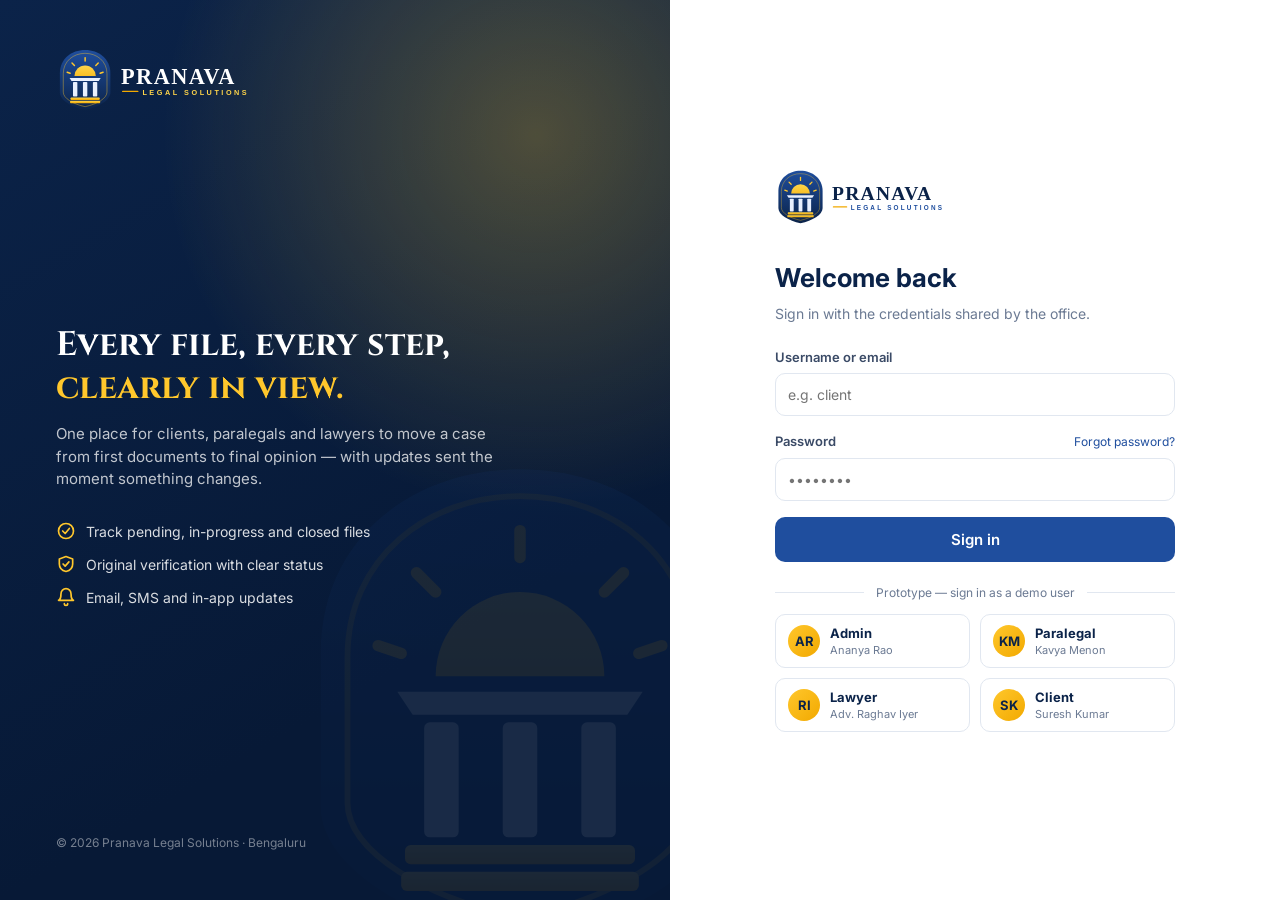
<file: index.html>
<!DOCTYPE html>
<html lang="en">
<head>
  <meta charset="UTF-8">
  <meta name="viewport" content="width=device-width, initial-scale=1">
  <title>Sign in · Pranava Legal Solutions</title>
  <link rel="icon" href="assets/img/favicon.png">
  <link rel="preconnect" href="https://fonts.googleapis.com">
  <link href="https://fonts.googleapis.com/css2?family=Cinzel:wght@600;700&family=Inter:wght@400;500;600;700;800&display=swap" rel="stylesheet">
  <link rel="stylesheet" href="assets/css/styles.css">
</head>
<body>
  <div class="login-page">
    <section class="login-art">
      <img class="big-mark" src="assets/img/logo-mark.svg" alt="">
      <img src="assets/img/logo-light.svg" alt="Pranava Legal Solutions" style="height:64px;align-self:flex-start">
      <div style="position:relative">
        <h2>Every file, every step, <em>clearly in view.</em></h2>
        <p>One place for clients, paralegals and lawyers to move a case from first documents to final opinion — with updates sent the moment something changes.</p>
        <div class="points">
          <div id="pt1"></div>
          <div id="pt2"></div>
          <div id="pt3"></div>
        </div>
      </div>
      <p style="font-size:12px;opacity:.6">© 2026 Pranava Legal Solutions · Bengaluru</p>
    </section>

    <section class="login-form-wrap">
      <form class="login-form" id="loginForm" autocomplete="off">
        <img src="assets/img/logo.svg" alt="Pranava Legal Solutions" style="height:56px;margin-bottom:28px">
        <h1>Welcome back</h1>
        <p class="muted" style="margin:6px 0 24px">Sign in with the credentials shared by the office.</p>

        <div class="stack">
          <div class="field">
            <label for="username">Username or email</label>
            <input type="text" id="username" placeholder="e.g. client" required>
          </div>
          <div class="field">
            <div class="row between"><label for="password">Password</label><a href="#" class="small" id="forgot">Forgot password?</a></div>
            <input type="password" id="password" placeholder="••••••••" required>
          </div>
          <div class="callout danger hidden" id="err"></div>
          <button class="btn btn-primary btn-lg btn-block" type="submit">Sign in</button>
        </div>

        <div class="divider">Prototype — sign in as a demo user</div>
        <div class="demo-roles" id="demoRoles"></div>
      </form>
    </section>
  </div>

  <script src="assets/js/data.js"></script>
  <script src="assets/js/app.js"></script>
  <script>
    (function () {
      const { db, icon, login, esc, initials } = PLS;
      const pts = [["checkCircle", "Track pending, in-progress and closed files"], ["shield", "Original verification with clear status"], ["bell", "Email, SMS and in-app updates"]];
      pts.forEach((p, i) => document.getElementById("pt" + (i + 1)).innerHTML = icon(p[0]) + "<span>" + p[1] + "</span>");

      const demos = [
        ["admin", "Admin", "Ananya Rao"], ["paralegal", "Paralegal", "Kavya Menon"],
        ["lawyer", "Lawyer", "Adv. Raghav Iyer"], ["client", "Client", "Suresh Kumar"]
      ];
      document.getElementById("demoRoles").innerHTML = demos.map((d) =>
        '<button type="button" class="demo-role" data-u="' + d[0] + '"><div class="avatar">' + initials(d[2]) + "</div><div><b>" + d[1] + "</b><span>" + esc(d[2]) + "</span></div></button>").join("");

      function go(u) { login(u); location.href = "cases.html"; }
      document.querySelectorAll(".demo-role").forEach((b) => b.onclick = () => go(db().users.find((u) => u.username === b.dataset.u)));

      document.getElementById("loginForm").onsubmit = (e) => {
        e.preventDefault();
        const un = document.getElementById("username").value.trim().toLowerCase();
        const pw = document.getElementById("password").value;
        const u = db().users.find((x) => (x.username.toLowerCase() === un || (x.email || "").toLowerCase() === un) && x.password === pw);
        const err = document.getElementById("err");
        if (!u) { err.textContent = "Incorrect username or password. Try one of the demo users below."; err.classList.remove("hidden"); return; }
        go(u);
      };
      document.getElementById("forgot").onclick = (e) => { e.preventDefault(); PLS.toast("Password reset", "In the live system a reset link is emailed to you."); };
    })();
  </script>
</body>
</html>
</file>
<file: assets/css/styles.css>
/* =========================================================
   Pranava Legal Solutions — Prototype styles
   Palette: deep navy + royal blue + warm gold
   ========================================================= */
:root {
  --navy-900: #071936;
  --navy-800: #0B2349;
  --navy-700: #12326A;
  --blue-600: #1F4E9E;
  --blue-500: #2F66C4;
  --blue-100: #E8F0FF;
  --blue-50:  #F4F8FF;
  --gold-500: #F2A900;
  --gold-400: #FFC72C;
  --gold-100: #FFF4D1;
  --ink-900: #14213D;
  --ink-700: #3A4A66;
  --ink-500: #6B7A93;
  --ink-300: #B8C2D3;
  --line:    #E1E7F0;
  --bg:      #F5F7FB;
  --white:   #FFFFFF;
  --green-600: #138A52; --green-100: #DFF5EA;
  --red-600:   #C8352E; --red-100:   #FDE7E5;
  --amber-700: #9A6500; --amber-100: #FFF1CC;
  --purple-600:#6B46C1; --purple-100:#EEE7FF;
  --radius: 12px;
  --radius-sm: 8px;
  --shadow-sm: 0 1px 2px rgba(11,35,73,.06), 0 1px 3px rgba(11,35,73,.08);
  --shadow-md: 0 6px 20px rgba(11,35,73,.10);
  --shadow-lg: 0 18px 50px rgba(11,35,73,.20);
  --sidebar-w: 248px;
  --topbar-h: 68px;
  --font: "Inter", "Segoe UI", system-ui, -apple-system, Roboto, Arial, sans-serif;
  --font-display: "Cinzel", Georgia, "Times New Roman", serif;
}

* { box-sizing: border-box; }
html, body { margin: 0; padding: 0; }
body { font-family: var(--font); color: var(--ink-900); background: var(--bg); font-size: 14px; line-height: 1.5; }
a { color: var(--blue-600); text-decoration: none; }
a:hover { text-decoration: underline; }
h1, h2, h3, h4 { margin: 0; color: var(--navy-800); }
h1 { font-size: 24px; font-weight: 700; }
h2 { font-size: 18px; font-weight: 700; }
h3 { font-size: 15px; font-weight: 700; }
p { margin: 0; }
.muted { color: var(--ink-500); }
.small { font-size: 12px; }
.mono { font-family: ui-monospace, "SF Mono", Consolas, monospace; }
.hidden { display: none !important; }

/* ---------- App shell ---------- */
.app { display: grid; grid-template-columns: var(--sidebar-w) 1fr; min-height: 100vh; background: linear-gradient(90deg, var(--navy-900) var(--sidebar-w), transparent var(--sidebar-w)); }
.sidebar {
  background: linear-gradient(180deg, var(--navy-800) 0%, var(--navy-900) 100%);
  color: #fff; position: sticky; top: 0; height: 100vh; display: flex; flex-direction: column;
}
.sidebar .brand { height: var(--topbar-h); display: flex; align-items: center; padding: 0 18px; border-bottom: 1px solid rgba(255,255,255,.08); }
.sidebar .brand img { height: 40px; }
.sidebar nav { padding: 14px 10px; flex: 1; overflow-y: auto; }
.nav-section { font-size: 11px; letter-spacing: .12em; text-transform: uppercase; color: rgba(255,255,255,.45); padding: 14px 12px 6px; }
.nav-link {
  display: flex; align-items: center; gap: 12px; padding: 10px 12px; border-radius: 10px;
  color: rgba(255,255,255,.82); font-weight: 500; margin-bottom: 2px; position: relative;
}
.nav-link:hover { background: rgba(255,255,255,.07); color: #fff; text-decoration: none; }
.nav-link.active { background: rgba(255,199,44,.14); color: var(--gold-400); }
.nav-link.active::before { content: ""; position: absolute; left: -10px; top: 8px; bottom: 8px; width: 4px; border-radius: 0 4px 4px 0; background: var(--gold-400); }
.nav-link svg { width: 18px; height: 18px; flex-shrink: 0; }
.nav-link .count { margin-left: auto; background: var(--gold-500); color: var(--navy-900); font-size: 11px; font-weight: 700; padding: 1px 7px; border-radius: 999px; }
.sidebar .sidebar-foot { padding: 14px 18px; border-top: 1px solid rgba(255,255,255,.08); font-size: 12px; color: rgba(255,255,255,.5); }
.sidebar .sidebar-foot button { background: none; border: 1px dashed rgba(255,255,255,.25); color: rgba(255,255,255,.7); border-radius: 8px; padding: 6px 10px; cursor: pointer; font-size: 12px; width: 100%; margin-top: 8px; }
.sidebar .sidebar-foot button:hover { border-color: var(--gold-400); color: var(--gold-400); }

.main { display: flex; flex-direction: column; min-width: 0; }
.topbar {
  height: var(--topbar-h); background: var(--white); border-bottom: 1px solid var(--line);
  display: flex; align-items: center; justify-content: space-between; padding: 0 28px; position: sticky; top: 0; z-index: 20;
}
.topbar .crumbs { color: var(--ink-500); font-size: 13px; }
.topbar .crumbs strong { color: var(--navy-800); }
.topbar-right { display: flex; align-items: center; gap: 14px; }
.role-pill { font-size: 11px; font-weight: 700; letter-spacing: .06em; text-transform: uppercase; padding: 4px 10px; border-radius: 999px; background: var(--gold-100); color: var(--amber-700); }
.icon-btn { position: relative; width: 40px; height: 40px; border-radius: 10px; border: 1px solid var(--line); background: #fff; display: grid; place-items: center; cursor: pointer; color: var(--ink-700); }
.icon-btn:hover { border-color: var(--blue-500); color: var(--blue-600); }
.icon-btn .dot { position: absolute; top: 6px; right: 6px; min-width: 16px; height: 16px; padding: 0 4px; border-radius: 999px; background: var(--red-600); color: #fff; font-size: 10px; font-weight: 700; display: grid; place-items: center; }
.user-chip { display: flex; align-items: center; gap: 10px; padding: 5px 10px 5px 5px; border-radius: 999px; border: 1px solid var(--line); cursor: pointer; background: #fff; }
.user-chip:hover { border-color: var(--blue-500); }
.avatar { width: 32px; height: 32px; border-radius: 50%; display: grid; place-items: center; font-weight: 700; font-size: 13px; color: var(--navy-800); background: linear-gradient(135deg, var(--gold-400), var(--gold-500)); flex-shrink: 0; }
.avatar.lg { width: 64px; height: 64px; font-size: 22px; }
.avatar.blue { background: linear-gradient(135deg, #8DB3F5, var(--blue-500)); color: #fff; }
.user-chip .who { line-height: 1.15; }
.user-chip .who b { display: block; font-size: 13px; color: var(--navy-800); }
.user-chip .who span { font-size: 11px; color: var(--ink-500); }

.popover { position: absolute; top: calc(var(--topbar-h) - 6px); right: 24px; width: 300px; background: #fff; border: 1px solid var(--line); border-radius: var(--radius); box-shadow: var(--shadow-lg); z-index: 50; overflow: hidden; }
.popover.wide { width: 380px; right: 90px; }
.profile-card .head { background: linear-gradient(135deg, var(--navy-800), var(--blue-600)); color: #fff; padding: 20px; display: flex; gap: 14px; align-items: center; }
.profile-card .head b { display: block; font-size: 16px; }
.profile-card .head span { font-size: 12px; opacity: .8; }
.profile-card .body { padding: 14px 20px; display: grid; gap: 8px; font-size: 13px; }
.profile-card .body div { display: flex; justify-content: space-between; gap: 10px; }
.profile-card .body div span:first-child { color: var(--ink-500); }
.profile-card .foot { padding: 12px 20px 18px; display: flex; gap: 8px; }
.notif-list { max-height: 380px; overflow-y: auto; }
.notif-item { padding: 12px 16px; border-bottom: 1px solid var(--line); display: grid; gap: 2px; cursor: pointer; }
.notif-item:hover { background: var(--blue-50); }
.notif-item.unread { background: #FFFBEF; }
.notif-item b { font-size: 13px; color: var(--navy-800); }
.notif-item span { font-size: 12px; color: var(--ink-700); }
.notif-item small { font-size: 11px; color: var(--ink-500); }
.popover-head { padding: 12px 16px; display: flex; justify-content: space-between; align-items: center; border-bottom: 1px solid var(--line); }

.content { padding: 28px; max-width: 1400px; width: 100%; }
.page-head { display: flex; justify-content: space-between; align-items: flex-end; gap: 16px; margin-bottom: 22px; flex-wrap: wrap; }
.page-head p { color: var(--ink-500); margin-top: 4px; }
.page-head .actions { display: flex; gap: 10px; flex-wrap: wrap; }

/* ---------- Buttons ---------- */
.btn { display: inline-flex; align-items: center; gap: 8px; border: 1px solid transparent; border-radius: 10px; padding: 9px 16px; font-weight: 600; font-size: 14px; cursor: pointer; font-family: inherit; transition: .15s; white-space: nowrap; }
.btn svg { width: 16px; height: 16px; }
.btn:hover { text-decoration: none; }
.btn-primary { background: var(--blue-600); color: #fff; }
.btn-primary:hover { background: var(--navy-700); }
.btn-gold { background: var(--gold-500); color: var(--navy-900); }
.btn-gold:hover { background: var(--gold-400); }
.btn-outline { background: #fff; color: var(--navy-800); border-color: var(--line); }
.btn-outline:hover { border-color: var(--blue-500); color: var(--blue-600); }
.btn-ghost { background: transparent; color: var(--blue-600); padding: 6px 10px; }
.btn-ghost:hover { background: var(--blue-50); }
.btn-success { background: var(--green-600); color: #fff; }
.btn-success:hover { filter: brightness(.92); }
.btn-danger { background: #fff; color: var(--red-600); border-color: #F3C4C0; }
.btn-sm { padding: 6px 11px; font-size: 13px; border-radius: 8px; }
.btn-lg { padding: 12px 22px; font-size: 15px; }
.btn-block { width: 100%; justify-content: center; }
.btn[disabled] { opacity: .5; cursor: not-allowed; }

/* ---------- Cards & layout ---------- */
.card { background: #fff; border: 1px solid var(--line); border-radius: var(--radius); box-shadow: var(--shadow-sm); }
.card-head { padding: 16px 20px; border-bottom: 1px solid var(--line); display: flex; justify-content: space-between; align-items: center; gap: 12px; }
.card-body { padding: 20px; }
.card-foot { padding: 14px 20px; border-top: 1px solid var(--line); display: flex; justify-content: flex-end; gap: 10px; background: #FBFCFE; border-radius: 0 0 var(--radius) var(--radius); }
.grid { display: grid; gap: 18px; }
.grid-2 { grid-template-columns: repeat(2, minmax(0,1fr)); }
.grid-3 { grid-template-columns: repeat(3, minmax(0,1fr)); }
.grid-4 { grid-template-columns: repeat(4, minmax(0,1fr)); }
.split { display: grid; grid-template-columns: minmax(0, 1.55fr) minmax(340px, 1fr); gap: 20px; align-items: start; }
.stack { display: grid; gap: 16px; }
.row { display: flex; gap: 10px; align-items: center; }
.row.between { justify-content: space-between; }
.row.wrap { flex-wrap: wrap; }
.sticky-col { position: sticky; top: calc(var(--topbar-h) + 20px); }

/* ---------- Stat tabs ---------- */
.stat-tabs { display: grid; grid-template-columns: repeat(3, 1fr); gap: 16px; margin-bottom: 20px; }
.stat-tab { background: #fff; border: 1px solid var(--line); border-radius: var(--radius); padding: 16px 18px; cursor: pointer; display: flex; align-items: center; gap: 14px; transition: .15s; text-align: left; font-family: inherit; }
.stat-tab:hover { border-color: var(--blue-500); }
.stat-tab.active { border-color: var(--blue-600); box-shadow: 0 0 0 3px rgba(31,78,158,.12); }
.stat-tab .ico { width: 44px; height: 44px; border-radius: 12px; display: grid; place-items: center; }
.stat-tab .ico svg { width: 22px; height: 22px; }
.stat-tab .num { font-size: 26px; font-weight: 800; color: var(--navy-800); line-height: 1; }
.stat-tab .lbl { color: var(--ink-500); font-size: 13px; margin-top: 4px; }
.ico.amber { background: var(--amber-100); color: var(--amber-700); }
.ico.blue { background: var(--blue-100); color: var(--blue-600); }
.ico.green { background: var(--green-100); color: var(--green-600); }

/* ---------- Tables ---------- */
.table-wrap { overflow-x: auto; }
table.table { width: 100%; border-collapse: collapse; }
.table th { text-align: left; font-size: 12px; font-weight: 600; color: var(--ink-500); text-transform: uppercase; letter-spacing: .04em; padding: 12px 16px; border-bottom: 1px solid var(--line); background: #FAFBFD; white-space: nowrap; }
.table td { padding: 14px 16px; border-bottom: 1px solid var(--line); vertical-align: middle; }
.table tr:last-child td { border-bottom: none; }
.table tbody tr.clickable { cursor: pointer; }
.table tbody tr.clickable:hover { background: var(--blue-50); }
.table .file-no { white-space: nowrap; font-weight: 700; color: var(--navy-800); font-family: ui-monospace, Consolas, monospace; font-size: 13px; }
.empty { padding: 40px; text-align: center; color: var(--ink-500); }

/* ---------- Toolbar / filters ---------- */
.toolbar { display: flex; gap: 10px; align-items: center; padding: 14px 16px; border-bottom: 1px solid var(--line); flex-wrap: wrap; }
.search { position: relative; flex: 1; min-width: 220px; }
.search input[type=text] { padding-left: 36px; }
.search svg { position: absolute; left: 11px; top: 50%; transform: translateY(-50%); width: 16px; height: 16px; color: var(--ink-500); }

/* ---------- Badges ---------- */
.badge { display: inline-flex; align-items: center; gap: 6px; padding: 3px 10px; border-radius: 999px; font-size: 12px; font-weight: 600; white-space: nowrap; }
.badge::before { content: ""; width: 6px; height: 6px; border-radius: 50%; background: currentColor; }
.badge.plain::before { display: none; }
.b-amber { background: var(--amber-100); color: var(--amber-700); }
.b-blue { background: var(--blue-100); color: var(--blue-600); }
.b-green { background: var(--green-100); color: var(--green-600); }
.b-red { background: var(--red-100); color: var(--red-600); }
.b-purple { background: var(--purple-100); color: var(--purple-600); }
.b-gray { background: #EEF1F6; color: var(--ink-700); }
.b-navy { background: var(--navy-800); color: #fff; }

/* ---------- Forms ---------- */
.form-grid { display: grid; grid-template-columns: repeat(2, minmax(0,1fr)); gap: 16px 18px; }
.form-grid .full { grid-column: 1 / -1; }
.field { display: grid; gap: 6px; }
.field label, .label { font-size: 13px; font-weight: 600; color: var(--ink-700); }
.field .hint { font-size: 12px; color: var(--ink-500); }
.req { color: var(--red-600); }
input[type=text], input[type=email], input[type=password], input[type=number], input[type=date], input[type=tel], select, textarea {
  width: 100%; padding: 10px 12px; border: 1px solid var(--line); border-radius: 10px; font: inherit; color: var(--ink-900); background: #fff; transition: .15s;
}
input:focus, select:focus, textarea:focus { outline: none; border-color: var(--blue-500); box-shadow: 0 0 0 3px rgba(47,102,196,.15); }
input[readonly] { background: #F7F9FC; }
textarea { resize: vertical; min-height: 84px; }
.check { display: flex; gap: 10px; align-items: flex-start; cursor: pointer; }
.check input { width: 18px; height: 18px; margin-top: 1px; accent-color: var(--blue-600); }
.segmented { display: inline-flex; background: #EEF2F8; border-radius: 10px; padding: 4px; gap: 4px; }
.segmented button { border: 0; background: transparent; padding: 7px 14px; border-radius: 8px; font: inherit; font-weight: 600; color: var(--ink-700); cursor: pointer; }
.segmented button.active { background: #fff; color: var(--navy-800); box-shadow: var(--shadow-sm); }
.dropzone { border: 2px dashed var(--ink-300); border-radius: var(--radius); padding: 22px; text-align: center; color: var(--ink-500); cursor: pointer; transition: .15s; background: #FBFCFE; }
.dropzone:hover, .dropzone.drag { border-color: var(--blue-500); background: var(--blue-50); color: var(--blue-600); }
.dropzone svg { width: 28px; height: 28px; margin-bottom: 6px; }
.dropzone .fname { margin-top: 8px; font-weight: 600; color: var(--navy-800); }
.switch { position: relative; width: 42px; height: 24px; flex-shrink: 0; }
.switch input { opacity: 0; width: 0; height: 0; }
.switch span { position: absolute; inset: 0; background: var(--ink-300); border-radius: 999px; transition: .2s; cursor: pointer; }
.switch span::after { content: ""; position: absolute; width: 18px; height: 18px; left: 3px; top: 3px; background: #fff; border-radius: 50%; transition: .2s; box-shadow: var(--shadow-sm); }
.switch input:checked + span { background: var(--blue-600); }
.switch input:checked + span::after { transform: translateX(18px); }

/* ---------- Info blocks ---------- */
.kv { display: grid; grid-template-columns: repeat(4, minmax(0,1fr)); gap: 16px; }
.kv div span { display: block; font-size: 12px; color: var(--ink-500); margin-bottom: 2px; }
.kv div b { font-weight: 600; color: var(--navy-800); }
.callout { border-radius: var(--radius-sm); padding: 12px 14px; display: flex; gap: 10px; align-items: flex-start; font-size: 13px; }
.callout svg { width: 18px; height: 18px; flex-shrink: 0; margin-top: 1px; }
.callout.info { background: var(--blue-50); color: var(--navy-700); border: 1px solid var(--blue-100); }
.callout.warn { background: var(--gold-100); color: var(--amber-700); border: 1px solid #FBE3A1; }
.callout.success { background: var(--green-100); color: var(--green-600); border: 1px solid #BFE8D2; }
.callout.danger { background: var(--red-100); color: var(--red-600); border: 1px solid #F3C4C0; }

/* ---------- Case header ---------- */
.case-hero { background: linear-gradient(120deg, var(--navy-800), var(--blue-600)); color: #fff; border-radius: var(--radius); padding: 22px 24px; margin-bottom: 20px; position: relative; overflow: hidden; }
.case-hero::after { content: ""; position: absolute; right: -60px; top: -60px; width: 220px; height: 220px; border-radius: 50%; background: radial-gradient(circle, rgba(255,199,44,.35), transparent 70%); }
.case-hero h1 { color: #fff; font-size: 22px; }
.case-hero .file { font-family: ui-monospace, Consolas, monospace; color: var(--gold-400); font-weight: 700; letter-spacing: .04em; }
.case-hero .meta { display: flex; gap: 26px; margin-top: 16px; flex-wrap: wrap; position: relative; z-index: 1; }
.case-hero .meta span { display: block; font-size: 11px; text-transform: uppercase; letter-spacing: .08em; opacity: .65; }
.case-hero .meta b { font-weight: 600; }
.case-hero .badge { background: rgba(255,255,255,.15); color: #fff; }
.case-hero .badge.gold { background: var(--gold-400); color: var(--navy-900); }

/* ---------- Progress stepper ---------- */
.stepper { display: flex; gap: 0; margin: 4px 0 0; }
.step { flex: 1; position: relative; text-align: center; font-size: 12px; color: var(--ink-500); padding-top: 30px; }
.step::before { content: ""; position: absolute; top: 11px; left: -50%; right: 50%; height: 3px; background: var(--line); }
.step:first-child::before { display: none; }
.step .dot { position: absolute; top: 2px; left: 50%; transform: translateX(-50%); width: 22px; height: 22px; border-radius: 50%; background: #fff; border: 3px solid var(--line); z-index: 1; }
.step.done { color: var(--navy-800); }
.step.done::before, .step.current::before { background: var(--blue-600); }
.step.done .dot { background: var(--blue-600); border-color: var(--blue-600); }
.step.current { color: var(--navy-800); font-weight: 700; }
.step.current .dot { border-color: var(--gold-500); background: var(--gold-400); box-shadow: 0 0 0 4px rgba(255,199,44,.25); }

/* ---------- Timeline ---------- */
.timeline { position: relative; padding-left: 28px; }
.timeline::before { content: ""; position: absolute; left: 9px; top: 6px; bottom: 6px; width: 2px; background: var(--line); }
.tl-item { position: relative; margin-bottom: 18px; }
.tl-item:last-child { margin-bottom: 0; }
.tl-item .marker { position: absolute; left: -28px; top: 4px; width: 20px; height: 20px; border-radius: 50%; display: grid; place-items: center; background: #fff; border: 2px solid var(--blue-500); }
.tl-item .marker svg { width: 11px; height: 11px; color: var(--blue-600); }
.tl-item.gold .marker { border-color: var(--gold-500); }
.tl-item.gold .marker svg { color: var(--amber-700); }
.tl-item.green .marker { border-color: var(--green-600); }
.tl-item.green .marker svg { color: var(--green-600); }
.tl-item.red .marker { border-color: var(--red-600); }
.tl-item.red .marker svg { color: var(--red-600); }
.tl-date { font-size: 12px; color: var(--ink-500); margin-bottom: 4px; }
.tl-event { font-size: 13px; color: var(--ink-700); }
.tl-event b { color: var(--navy-800); }

/* ---------- Document card ---------- */
.doc-card { border: 1px solid var(--line); border-radius: var(--radius); background: #fff; overflow: hidden; }
.doc-card.focus { border-color: var(--gold-500); box-shadow: 0 0 0 3px rgba(242,169,0,.18); }
.doc-card .doc-top { display: flex; gap: 14px; padding: 14px 16px; align-items: flex-start; }
.doc-thumb { width: 46px; height: 58px; border-radius: 6px; background: linear-gradient(180deg, #fff, var(--blue-50)); border: 1px solid var(--blue-100); display: grid; place-items: center; flex-shrink: 0; position: relative; color: var(--blue-600); }
.doc-thumb svg { width: 22px; height: 22px; }
.doc-thumb .ext { position: absolute; bottom: -6px; left: 50%; transform: translateX(-50%); background: var(--blue-600); color: #fff; font-size: 9px; font-weight: 700; padding: 1px 5px; border-radius: 4px; }
.doc-info { flex: 1; min-width: 0; }
.doc-info h3 { font-size: 14px; }
.doc-info .meta { display: flex; flex-wrap: wrap; gap: 6px 14px; font-size: 12px; color: var(--ink-500); margin-top: 4px; }
.doc-info .desc { font-size: 13px; color: var(--ink-700); margin-top: 6px; }
.doc-actions { display: flex; gap: 6px; flex-shrink: 0; align-items: center; }
.doc-remarks { background: #FBFCFE; border-top: 1px solid var(--line); padding: 10px 16px; display: grid; gap: 8px; }
.remark { font-size: 13px; display: flex; gap: 10px; }
.remark .avatar { width: 26px; height: 26px; font-size: 11px; }
.remark b { color: var(--navy-800); }
.remark small { color: var(--ink-500); margin-left: 6px; }
.remark-form { display: flex; gap: 8px; }
.remark-form input { padding: 7px 10px; font-size: 13px; }

/* ---------- At-a-glance grid ---------- */
.glance { display: grid; grid-template-columns: repeat(auto-fill, minmax(190px, 1fr)); gap: 10px; }
.glance-item { border: 1px solid var(--line); border-radius: 10px; padding: 10px; display: flex; gap: 10px; align-items: center; cursor: pointer; background: #fff; transition: .15s; }
.glance-item:hover { border-color: var(--blue-500); background: var(--blue-50); }
.glance-item .doc-thumb { width: 30px; height: 38px; }
.glance-item .doc-thumb svg { width: 15px; height: 15px; }
.glance-item b { font-size: 12px; color: var(--navy-800); display: block; line-height: 1.25; }
.glance-item small { font-size: 11px; color: var(--ink-500); }

/* ---------- Workspace (lawyer) ---------- */
.workspace .card-head { background: linear-gradient(90deg, var(--blue-50), #fff); }
.ws-section { padding: 16px 20px; border-bottom: 1px solid var(--line); }
.ws-section:last-child { border-bottom: none; }
.ws-section h3 { margin-bottom: 10px; display: flex; align-items: center; gap: 8px; }
.ws-section h3 svg { width: 16px; height: 16px; color: var(--gold-500); }
.note { background: var(--gold-100); border-left: 3px solid var(--gold-500); padding: 8px 12px; border-radius: 6px; font-size: 13px; margin-bottom: 8px; }
.note small { display: block; color: var(--amber-700); margin-top: 3px; font-size: 11px; }
.req-item { display: flex; gap: 10px; align-items: flex-start; padding: 8px 0; border-bottom: 1px dashed var(--line); font-size: 13px; }
.req-item:last-child { border-bottom: 0; }
.req-item .badge { margin-left: auto; }
.chip-list { display: flex; flex-wrap: wrap; gap: 6px; }
.chip { background: var(--blue-100); color: var(--blue-600); padding: 4px 4px 4px 10px; border-radius: 999px; font-size: 12px; font-weight: 600; display: inline-flex; align-items: center; gap: 4px; }
.chip button { border: 0; background: rgba(31,78,158,.12); color: var(--blue-600); width: 18px; height: 18px; border-radius: 50%; cursor: pointer; font-size: 12px; line-height: 1; }
.submit-panel { background: var(--navy-800); color: #fff; border-radius: 0 0 var(--radius) var(--radius); }
.submit-panel .ws-section { border-color: rgba(255,255,255,.1); }
.submit-panel h3 { color: #fff; }
.submit-panel label { color: rgba(255,255,255,.8); }
.submit-panel .dropzone { background: rgba(255,255,255,.05); border-color: rgba(255,255,255,.25); color: rgba(255,255,255,.7); }
.submit-panel .dropzone .fname { color: var(--gold-400); }

/* ---------- Verification ---------- */
.verify-layout { display: grid; grid-template-columns: 300px 1fr; gap: 20px; align-items: start; }
.queue-item { display: flex; gap: 10px; align-items: center; padding: 10px 14px; border-bottom: 1px solid var(--line); cursor: pointer; font-size: 13px; }
.queue-item:hover { background: var(--blue-50); }
.queue-item.active { background: var(--gold-100); border-left: 3px solid var(--gold-500); padding-left: 11px; }
.queue-item .n { width: 24px; height: 24px; border-radius: 50%; background: #EEF1F6; display: grid; place-items: center; font-size: 11px; font-weight: 700; color: var(--ink-700); flex-shrink: 0; }
.queue-item.done .n { background: var(--green-600); color: #fff; }
.progress { height: 8px; background: #EEF1F6; border-radius: 999px; overflow: hidden; }
.progress > div { height: 100%; background: linear-gradient(90deg, var(--blue-600), var(--gold-500)); border-radius: 999px; transition: width .4s; }

/* ---------- Document viewer ---------- */
.viewer { background: #E9EEF6; border-radius: var(--radius); padding: 24px; display: grid; place-items: center; min-height: 420px; }
.paper { width: 100%; max-width: 520px; aspect-ratio: 1 / 1.3; background: #fff; box-shadow: var(--shadow-md); border-radius: 4px; padding: 36px 40px; position: relative; overflow: hidden; }
.paper .stamp { position: absolute; right: 26px; top: 26px; border: 2px solid var(--blue-600); color: var(--blue-600); padding: 4px 10px; font-size: 10px; font-weight: 800; letter-spacing: .1em; transform: rotate(8deg); border-radius: 4px; opacity: .7; }
.paper .stamp.ok { border-color: var(--green-600); color: var(--green-600); }
.paper h4 { font-family: var(--font-display); text-align: center; font-size: 16px; margin-bottom: 4px; }
.paper .sub { text-align: center; font-size: 11px; color: var(--ink-500); margin-bottom: 18px; }
.paper .line { height: 7px; background: #EDF0F5; border-radius: 4px; margin-bottom: 9px; }
.paper .seal { position: absolute; left: 40px; bottom: 34px; width: 62px; height: 62px; border-radius: 50%; border: 2px dashed var(--gold-500); display: grid; place-items: center; font-size: 9px; color: var(--amber-700); font-weight: 700; text-align: center; }
.viewer iframe, .viewer img.preview { width: 100%; height: 560px; border: 0; background: #fff; border-radius: 6px; object-fit: contain; }

/* ---------- Payment ---------- */
.pay-layout { display: grid; grid-template-columns: 1fr 380px; gap: 20px; align-items: start; max-width: 1040px; }
.pay-method { border: 1px solid var(--line); border-radius: 10px; padding: 14px; display: flex; gap: 12px; align-items: center; cursor: pointer; }
.pay-method.active { border-color: var(--blue-600); background: var(--blue-50); box-shadow: 0 0 0 3px rgba(31,78,158,.1); }
.pay-method .ico { width: 40px; height: 40px; border-radius: 10px; display: grid; place-items: center; background: #fff; border: 1px solid var(--line); color: var(--blue-600); }
.summary-row { display: flex; justify-content: space-between; padding: 8px 0; font-size: 14px; }
.summary-row.total { border-top: 1px dashed var(--ink-300); margin-top: 6px; padding-top: 14px; font-size: 18px; font-weight: 800; color: var(--navy-800); }
.lock-screen { text-align: center; padding: 40px 20px; }
.lock-screen .big-ico { width: 72px; height: 72px; border-radius: 50%; display: grid; place-items: center; margin: 0 auto 16px; background: var(--gold-100); color: var(--amber-700); }
.lock-screen .big-ico svg { width: 34px; height: 34px; }

/* ---------- Modal ---------- */
.modal-backdrop { position: fixed; inset: 0; background: rgba(7,25,54,.55); display: grid; place-items: center; z-index: 100; padding: 20px; animation: fade .15s; }
.modal { background: #fff; border-radius: 14px; width: 100%; max-width: 560px; max-height: 90vh; overflow: auto; box-shadow: var(--shadow-lg); animation: pop .18s; }
.modal.xl { max-width: 900px; }
.modal-head { padding: 18px 22px; border-bottom: 1px solid var(--line); display: flex; justify-content: space-between; align-items: center; }
.modal-body { padding: 22px; }
.modal-foot { padding: 14px 22px; border-top: 1px solid var(--line); display: flex; justify-content: flex-end; gap: 10px; }
.close-x { border: 0; background: #EEF1F6; width: 32px; height: 32px; border-radius: 8px; cursor: pointer; font-size: 18px; color: var(--ink-700); }
@keyframes fade { from { opacity: 0; } }
@keyframes pop { from { transform: translateY(10px) scale(.98); opacity: 0; } }

/* ---------- Toast ---------- */
.toast-wrap { position: fixed; right: 24px; bottom: 24px; display: grid; gap: 10px; z-index: 200; }
.toast { background: var(--navy-800); color: #fff; padding: 12px 16px; border-radius: 10px; box-shadow: var(--shadow-lg); display: flex; gap: 10px; align-items: flex-start; max-width: 380px; font-size: 13px; animation: pop .2s; border-left: 4px solid var(--gold-400); }
.toast b { display: block; margin-bottom: 2px; }
.toast .ch { display: inline-block; font-size: 10px; font-weight: 700; padding: 1px 6px; border-radius: 4px; background: rgba(255,255,255,.15); margin-right: 4px; }

/* ---------- Login ---------- */
.login-page { min-height: 100vh; display: grid; grid-template-columns: 1.1fr 1fr; }
.login-art { background: radial-gradient(circle at 80% 15%, rgba(255,199,44,.28), transparent 40%), linear-gradient(150deg, var(--navy-800), var(--navy-900) 70%); color: #fff; padding: 48px 56px; display: flex; flex-direction: column; justify-content: space-between; position: relative; overflow: hidden; }
.login-art .big-mark { position: absolute; right: -80px; bottom: -60px; width: 460px; opacity: .08; }
.login-art h2 { color: #fff; font-family: var(--font-display); font-size: 34px; line-height: 1.25; max-width: 460px; }
.login-art h2 em { color: var(--gold-400); font-style: normal; }
.login-art p { color: rgba(255,255,255,.75); max-width: 440px; margin-top: 14px; font-size: 15px; }
.login-art .points { display: grid; gap: 12px; margin-top: 30px; }
.login-art .points div { display: flex; gap: 10px; align-items: center; color: rgba(255,255,255,.85); }
.login-art .points svg { width: 20px; height: 20px; color: var(--gold-400); }
.login-form-wrap { display: grid; place-items: center; padding: 40px; background: #fff; }
.login-form { width: 100%; max-width: 400px; }
.login-form h1 { font-size: 26px; }
.demo-roles { display: grid; grid-template-columns: repeat(2, 1fr); gap: 10px; margin-top: 10px; }
.demo-role { border: 1px solid var(--line); border-radius: 10px; padding: 10px 12px; cursor: pointer; background: #fff; text-align: left; font-family: inherit; display: flex; gap: 10px; align-items: center; }
.demo-role:hover { border-color: var(--gold-500); background: var(--gold-100); }
.demo-role b { display: block; font-size: 13px; color: var(--navy-800); }
.demo-role span { font-size: 11px; color: var(--ink-500); }
.divider { display: flex; align-items: center; gap: 12px; color: var(--ink-500); font-size: 12px; margin: 22px 0 12px; }
.divider::before, .divider::after { content: ""; flex: 1; height: 1px; background: var(--line); }

/* ---------- Misc ---------- */
.tabs { display: flex; gap: 4px; border-bottom: 1px solid var(--line); padding: 0 16px; }
.tab { padding: 12px 14px; font-weight: 600; color: var(--ink-500); cursor: pointer; border: 0; background: none; font: inherit; font-weight: 600; border-bottom: 2px solid transparent; margin-bottom: -1px; }
.tab.active { color: var(--navy-800); border-color: var(--gold-500); }
.final-report { border: 2px solid var(--gold-500); background: linear-gradient(135deg, #FFFBEB, #fff); border-radius: var(--radius); padding: 18px 20px; display: flex; gap: 16px; align-items: center; }
.section-title { display: flex; justify-content: space-between; align-items: center; margin: 4px 0 12px; }

/* ---------- Mobile helpers (hidden on desktop) ---------- */
.menu-btn { display: none; }
.mobile-mark { display: none; height: 34px; }
.nav-backdrop { display: none; }

/* =========================================================
   Responsive layout
   ========================================================= */
@media (max-width: 1100px) {
  .split, .verify-layout, .pay-layout { grid-template-columns: 1fr; }
  .kv { grid-template-columns: repeat(2, 1fr); }
  .sticky-col { position: static; }
  .verify-stage { grid-template-columns: 1fr !important; }
  .verify-layout > *, .split > *, .pay-layout > *, .verify-stage > * { min-width: 0; }
  .queue-scroll { display: flex; overflow-x: auto; }
  .queue-scroll .queue-item { min-width: 220px; border-bottom: 0; border-right: 1px solid var(--line); }
}

/* Tablet & phone: off-canvas sidebar */
@media (max-width: 1024px) {
  .app { grid-template-columns: 1fr; background: none; }
  .sidebar { position: fixed; left: 0; top: 0; bottom: 0; width: 276px; height: 100vh; z-index: 90; transform: translateX(-100%); transition: transform .25s ease; box-shadow: var(--shadow-lg); }
  .app.nav-open .sidebar { transform: translateX(0); }
  .nav-backdrop { position: fixed; inset: 0; background: rgba(7,25,54,.5); z-index: 80; }
  .app.nav-open .nav-backdrop { display: block; }
  .menu-btn { display: grid; }
  .mobile-mark { display: block; }
  .topbar { padding: 0 16px; gap: 10px; }
  .topbar-left { display: flex; align-items: center; gap: 10px; min-width: 0; }
  .topbar .crumbs { white-space: nowrap; overflow: hidden; text-overflow: ellipsis; }
  .content { padding: 20px; }
  .split > #right { order: -1; }
}

@media (max-width: 760px) {
  :root { --topbar-h: 60px; }
  body { font-size: 14px; }
  h1 { font-size: 21px; }
  .content { padding: 16px 14px 40px; }
  .topbar .crumbs { display: none; }
  .role-pill { display: none; }
  .user-chip { padding: 3px; }
  .user-chip .who { display: none; }
  .page-head { margin-bottom: 16px; }
  .page-head .actions { width: 100%; }
  .page-head .actions .btn { flex: 1; justify-content: center; }

  /* Stat tabs: compact three-up */
  .stat-tabs { gap: 8px; margin-bottom: 14px; }
  .stat-tab { flex-direction: column; align-items: flex-start; gap: 6px; padding: 12px; }
  .stat-tab .ico { width: 32px; height: 32px; border-radius: 9px; }
  .stat-tab .ico svg { width: 17px; height: 17px; }
  .stat-tab .num { font-size: 22px; }
  .stat-tab .lbl { font-size: 12px; margin-top: 2px; line-height: 1.25; }

  /* Toolbars */
  .toolbar { padding: 12px; }
  .toolbar select { width: 100% !important; min-width: 0 !important; }
  .search { min-width: 100%; }

  /* Tables become stacked cards */
  table.table thead { display: none; }
  table.table, .table tbody, .table tr, .table td { display: block; width: 100%; }
  .table tr { padding: 12px 14px; border-bottom: 1px solid var(--line); }
  .table tbody tr:last-child { border-bottom: 0; }
  .table td { border: 0; padding: 5px 0; display: flex; justify-content: space-between; align-items: center; gap: 12px; text-align: right; }
  .table td::before { content: attr(data-label); font-size: 11px; font-weight: 600; text-transform: uppercase; letter-spacing: .04em; color: var(--ink-500); text-align: left; flex-shrink: 0; }
  .table td[data-label=""]::before, .table td:not([data-label])::before { display: none; }
  .table td:first-child { display: block; text-align: left; padding-bottom: 8px; }
  .table td:first-child::before { display: none; }
  .table td[colspan] { display: block; }
  .table td[style*="text-align:right"] { justify-content: flex-end; padding-top: 8px; }
  .table td > div.row { justify-content: flex-start; }
  .table td { flex-wrap: wrap; }
  .table td > b { flex: 1; }
  .table td > b + div, .table td > b + span + div { width: 100%; text-align: right; }

  /* Forms & grids */
  .stat-tabs { grid-template-columns: repeat(3, 1fr); }
  .grid-3, .grid-4, .form-grid, .grid-2 { grid-template-columns: 1fr; }
  .kv { grid-template-columns: 1fr 1fr; gap: 12px; }
  .card-head { padding: 14px 16px; flex-wrap: wrap; }
  .card-body { padding: 16px; }
  .card-foot { padding: 12px 16px; }
  .card-foot .btn { flex: 1; justify-content: center; }
  .segmented { width: 100%; overflow-x: auto; }
  .segmented button { flex: 1; white-space: nowrap; padding: 7px 10px; }

  /* Case page */
  .case-hero { padding: 18px 16px; }
  .case-hero h1 { font-size: 18px; }
  .case-hero .meta { gap: 12px 20px; }
  .case-hero .meta > div { min-width: 40%; }
  .stepper { overflow-x: auto; }
  .step { min-width: 74px; font-size: 11px; }
  .timeline { padding-left: 24px; }
  .tl-item .marker { left: -24px; }
  .doc-card .doc-top { flex-wrap: wrap; padding: 12px; }
  .doc-actions { width: 100%; justify-content: flex-end; }
  .doc-remarks { padding: 10px 12px; }
  .glance { grid-template-columns: repeat(2, minmax(0, 1fr)); }
  .final-report { flex-wrap: wrap; }
  .final-report .btn { width: 100%; justify-content: center; }
  .callout { flex-wrap: wrap; }
  .callout > .btn, .callout > a.btn { width: 100%; justify-content: center; }

  /* Verification */
  .viewer { padding: 12px; min-height: 0 !important; }
  .paper { padding: 22px 20px; }
  .viewer iframe, .viewer img.preview { height: 360px !important; }

  /* Overlays */
  .popover, .popover.wide { left: 10px; right: 10px; width: auto; }
  .modal-backdrop { padding: 0; align-items: end; }
  .modal, .modal.xl { max-width: 100%; max-height: 92vh; border-radius: 16px 16px 0 0; }
  .modal-body { padding: 16px; }
  .modal-foot .btn { flex: 1; justify-content: center; }
  .toast-wrap { left: 12px; right: 12px; bottom: 12px; }
  .toast { max-width: none; }

  /* Login */
  .login-page { grid-template-columns: 1fr; }
  .login-art { display: none; }
  .login-form-wrap { padding: 28px 20px; align-items: start; }
  .demo-roles { grid-template-columns: 1fr 1fr; }

  /* Payment */
  .pay-method { padding: 12px; }
}

@media (max-width: 380px) {
  .stat-tab .ico { display: none; }
  .demo-roles { grid-template-columns: 1fr; }
  .kv { grid-template-columns: 1fr; }
}

@media (max-width: 1024px) and (min-width: 761px) {
  .login-page { grid-template-columns: 1fr 1fr; }
  .login-art { padding: 36px; }
  .login-art h2 { font-size: 28px; }
}
</file>
